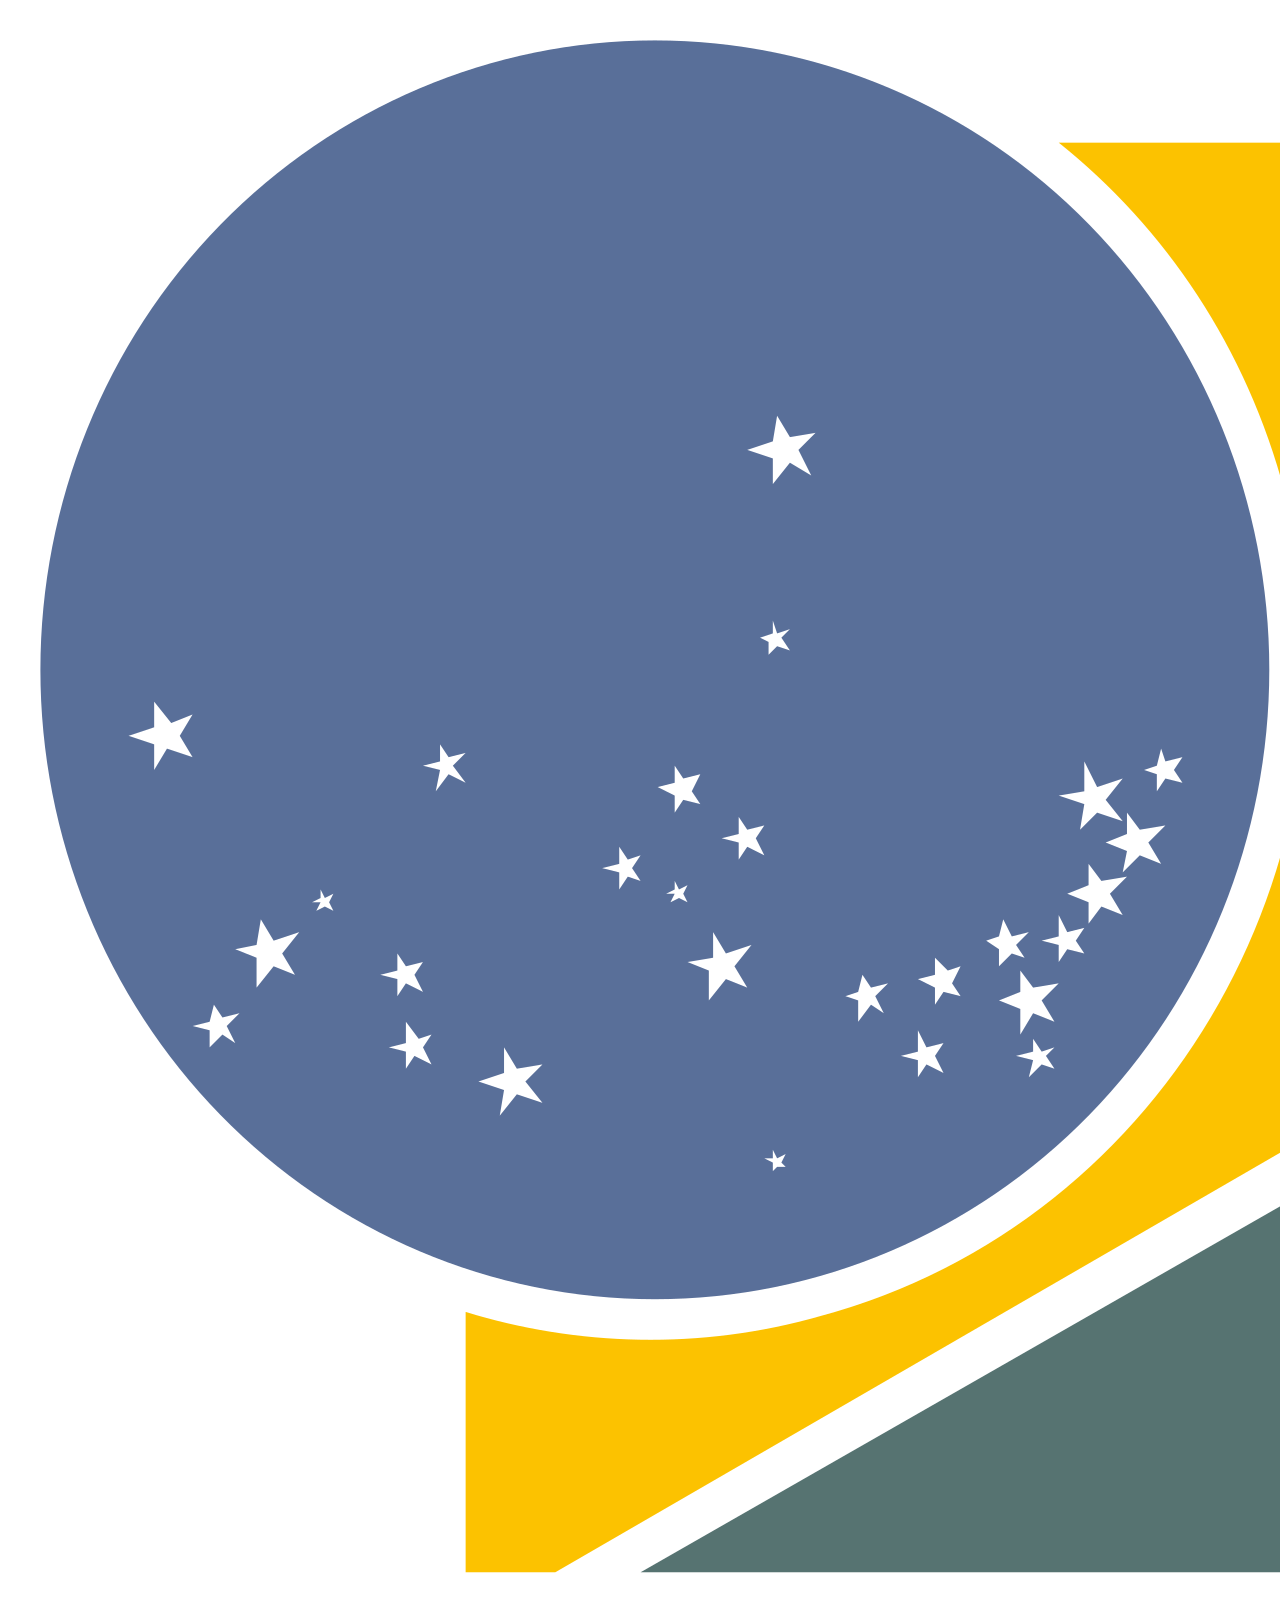
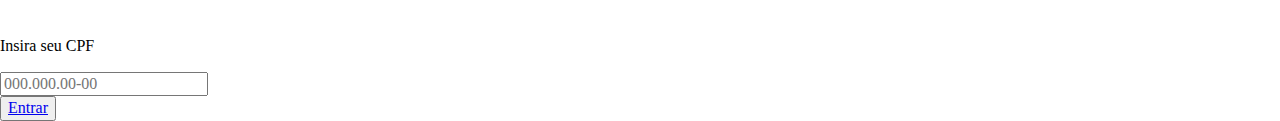
<file: index.html>
<!DOCTYPE html>
<html lang="pt-BR">
<head>
    <meta charset="UTF-8">
    <meta http-equiv="X-UA-Compatible" content="IE=edge">
    <meta name="viewport" content="width=device-width, initial-scale=1.0">
    <title>Bem vindo</title>

    <link href="https://fonts.googleapis.com/css2?family=Poppins:ital,wght@0,100;0,200;0,300;0,400;0,500;0,600;0,700;0,800;0,900;1,100;1,200;1,300;1,400;1,500;1,600;1,700;1,800;1,900&display=swap" rel="stylesheet"> 

    <link rel="stylesheet" href="css/normalize.css">
    <link rel="stylesheet" href="css/style.css">

</head>
<body>
    
    <img src="assets/image/index/tse-logo.png" alt="logo">

    <div class="container">
        <form action="">

            <p>Insira seu CPF</p>
            <input type="number" name="cpf" id="cpf" placeholder="000.000.00-00">

            <br>

            <button><a href="vereadores.html">Entrar</a></button>
        </form>
    </div>

</body>
</html>
</file>
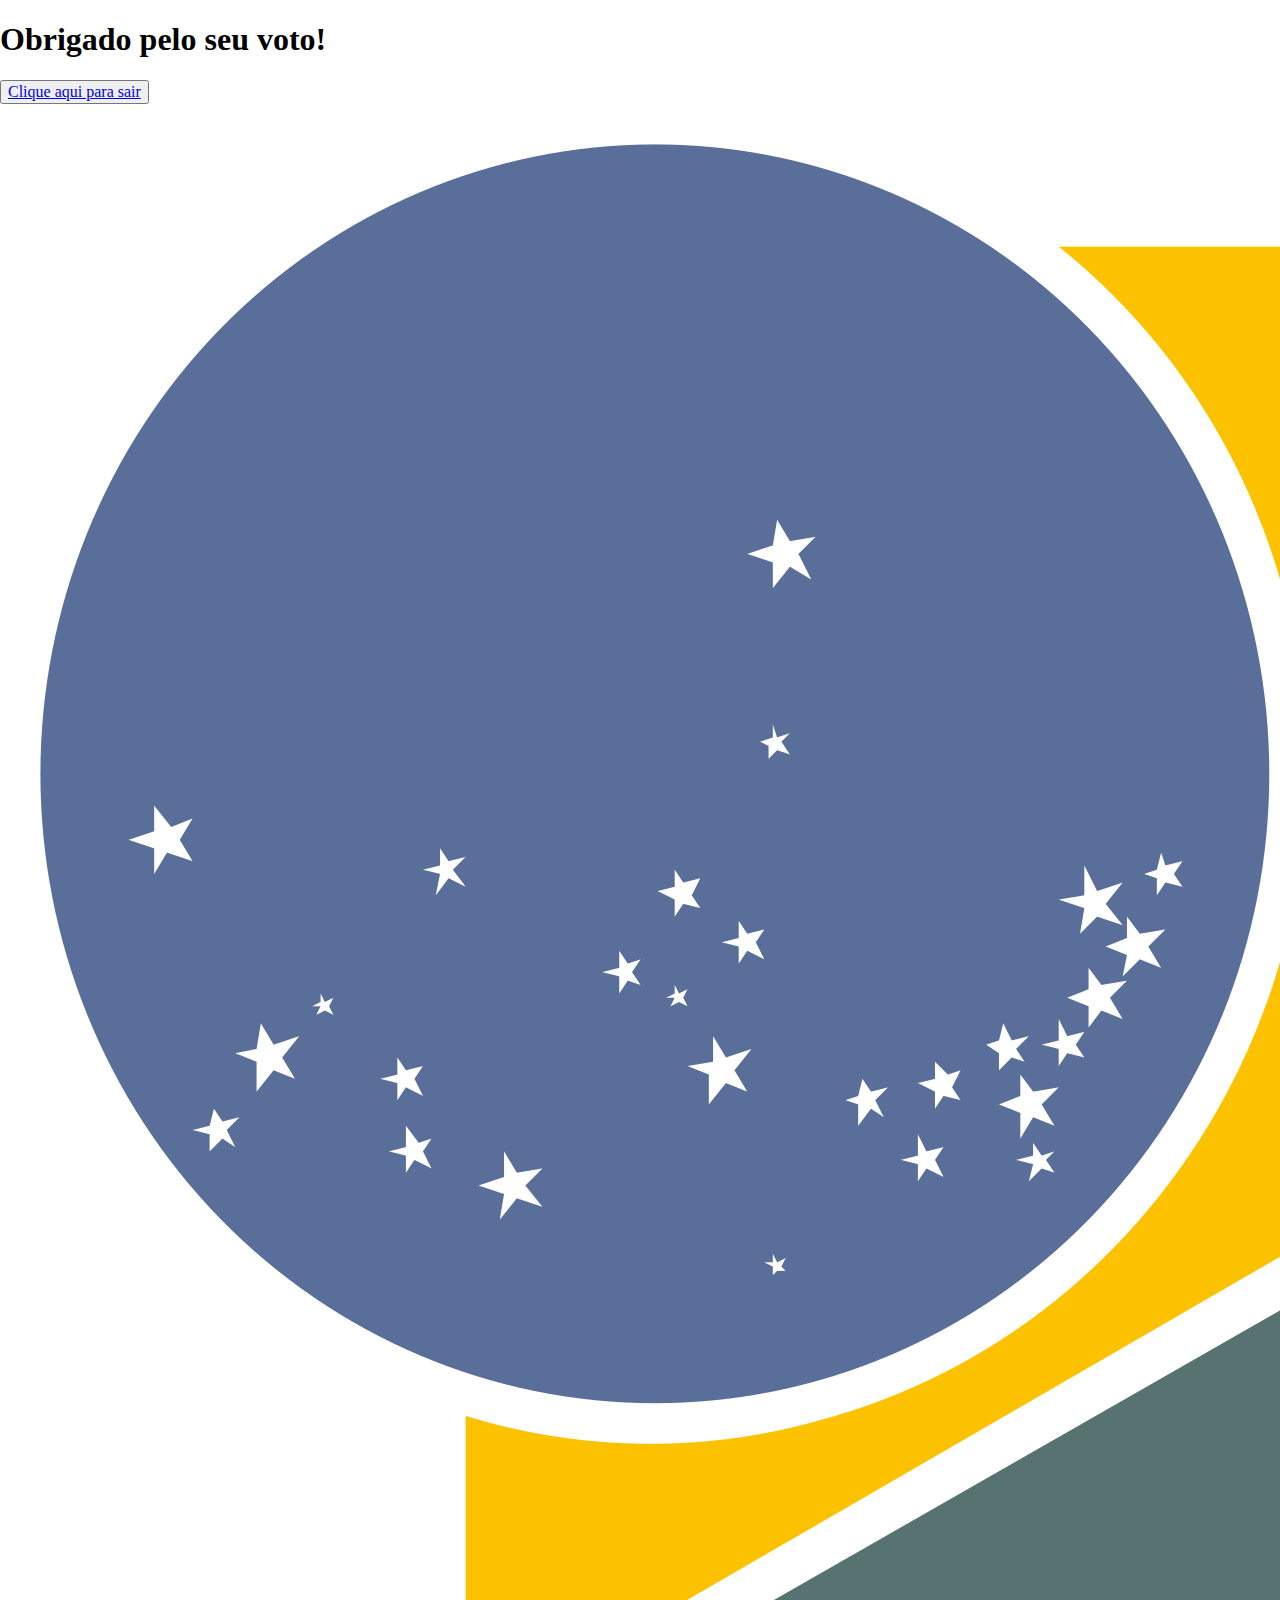
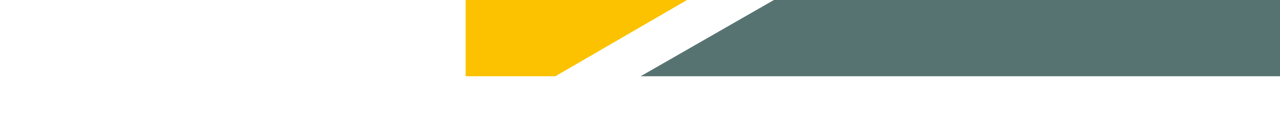
<file: obrigado.html>
<!DOCTYPE html>
<html lang="pt-BR">
<head>
    <meta charset="UTF-8">
    <meta http-equiv="X-UA-Compatible" content="IE=edge">
    <meta name="viewport" content="width=device-width, initial-scale=1.0">
    <title>Obrigado</title>

    <link href="https://fonts.googleapis.com/css2?family=Poppins:ital,wght@0,100;0,200;0,300;0,400;0,500;0,600;0,700;0,800;0,900;1,100;1,200;1,300;1,400;1,500;1,600;1,700;1,800;1,900&display=swap" rel="stylesheet"> 

    <link rel="stylesheet" href="css/normalize.css">
    <link rel="stylesheet" href="css/obrigado.css">

</head>
<body>
    
    <h1>Obrigado pelo seu voto!</h1>
    <button><a href="index.html">Clique aqui para sair</a></button>


    <img src="assets/image/index/tse-logo.png" alt="">

</body>
</html>
</file>
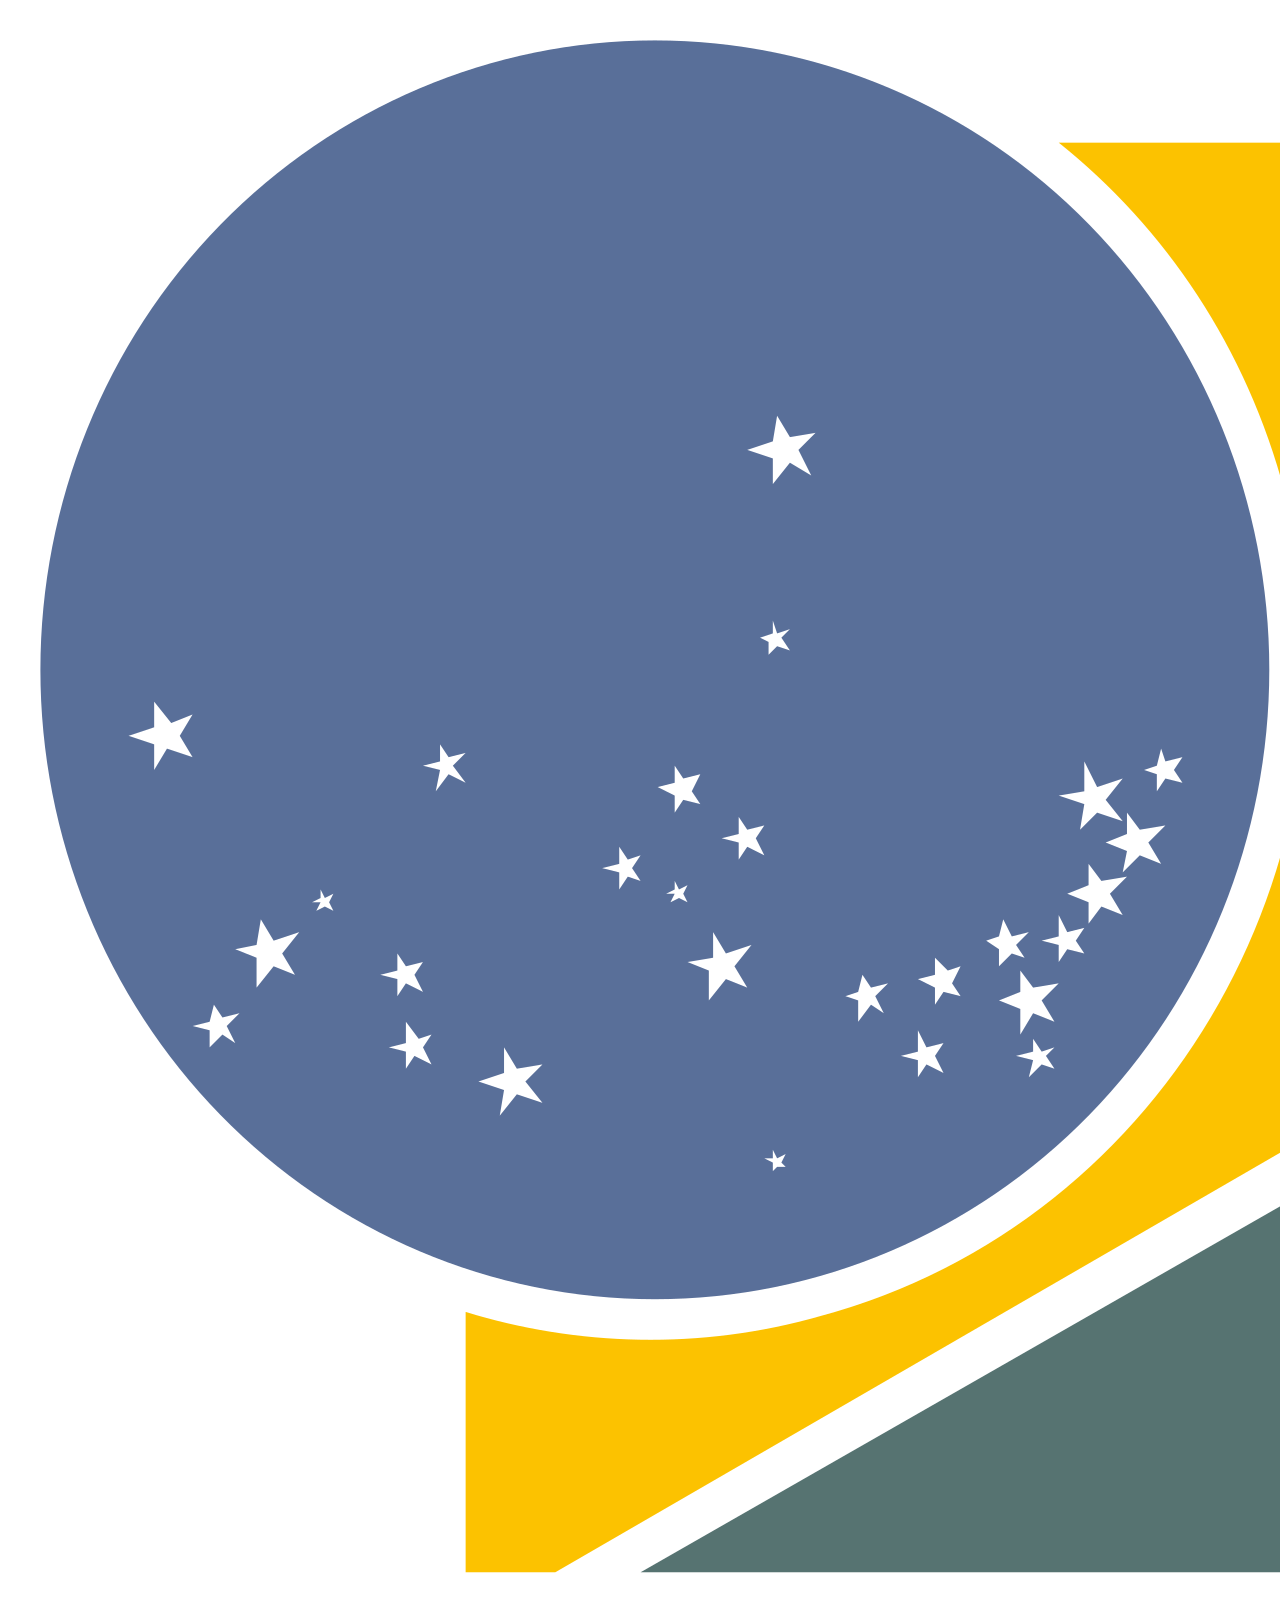
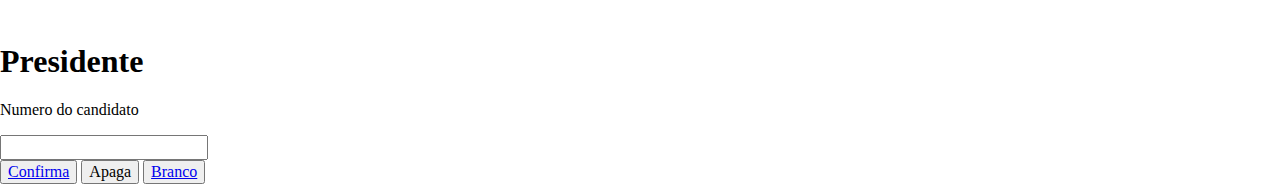
<file: urna.html>
<!DOCTYPE html>
<html lang="pt-BR">
<head>
    <meta charset="UTF-8">
    <meta http-equiv="X-UA-Compatible" content="IE=edge">
    <meta name="viewport" content="width=device-width, initial-scale=1.0">
    <title>Voto</title>

    <link href="https://fonts.googleapis.com/css2?family=Poppins:ital,wght@0,100;0,200;0,300;0,400;0,500;0,600;0,700;0,800;0,900;1,100;1,200;1,300;1,400;1,500;1,600;1,700;1,800;1,900&display=swap" rel="stylesheet"> 

    <link rel="stylesheet" href="css/normalize.css">
    <link rel="stylesheet" href="css/voto.css">

</head>
<body>
    
    <img src="assets/image/index/tse-logo.png" alt="logo">

    <h1>Presidente</h1>

    <div class="container">
        <form action="">

            <p>Numero do candidato</p>
            <input type="number" name="numero" id="numero">

        </form>

        <div class="containerButton">
            <button><a href="obrigado.html">Confirma</a></button>
            <button>Apaga</button>
            <button><a href="obrigado.html">Branco</a></button>
        </div>

    </div>

</body>
</html>
</file>
<file: css/style.css>
@media (max-width: 1000px)
{

    body{ 
        font-family: 'Poppins', sans-serif;
        display: flex;
        flex-direction: column;
        align-items: center;
        height: 100vh;
        width: 100vw;
    }

    body > img {
        width: 80%;
        margin-top: 4em;
    }

    .container{
        display: flex;
        flex-direction: column;
        align-items: center;
        width: 100%;
        height: 80%;
        background-color: #FDF4F5;
        margin-top: 5em;
        border-top-left-radius: 2em;
        border-top-right-radius: 2em;
    }


    .container > form {
        display: flex;
        flex-direction: column;
    }

    .container > form > input {
        height: 40px;
    }

    .container > form > p:nth-child(1) {
        margin-top: 4em;
    }


    button {
        width: 100px;
        height: 40px;
        margin-left: 35%;
        margin-top: 4em;
        border-radius: 10px;
        border: none;
        border: 1px solid #242424;
    }

    button  > a {
        text-decoration: none;
        color: #242424;
    }


}
</file>
<file: css/obrigado.css>
@media (max-width: 1000px) {
    
    body{ 
        display: flex;
        flex-direction: column;
        justify-content: center;
        font-family: 'Poppins', sans-serif;
        display: flex;
        flex-direction: column;
        align-items: center;
        height: 100vh;
        width: 100vw;
    }

    h1 {
        text-align: center;
    }

    button {
        width: 200px;
        height: 50px;
        background-color: #242424;
        border-radius: 10px;
        border: none;
        cursor: pointer;
    }

    button > a {
        text-decoration: none;
        color: #f5f5f5;
    }

    img {
        width: 50%;
        margin-top: 5em;
    }

}
</file>
<file: css/voto.css>
@media (max-width: 1000px) {

    body{ 
        font-family: 'Poppins', sans-serif;
        display: flex;
        flex-direction: column;
        align-items: center;
        height: 100vh;
        width: 100vw;
    }

    img {
        width: 60%;
        margin-top: 2em;
    }

    .container {
        display: flex;
        flex-direction: column;
        align-items: center;
        justify-content: center;
        width: 100%;
        height: 80%;
        background-color: #FDF4F5;
        border-top-left-radius: 2em;
        border-top-right-radius: 2em;
    }

    .containerButton {
        display: flex;
        align-items: center;
        flex-direction: column;
        width: 100%;
        height: 30%;
    }

    .containerButton  > button:nth-child(1) {
        margin-top: 2em;
        width: 200px;
        height: 40px;
        background-color: #2dff3f;
        border-radius: 10px;
        border: none;
        border: 1px solid #242424;
        cursor: pointer;

    }

    .containerButton  > button:nth-child(1) > a {
        text-decoration: none;
        color: #f5f5f5;
    }

    .containerButton  > button:nth-child(2) {
        margin-top: 1em;
        width: 200px;
        height: 40px;
        background-color: #ff2d2d;
        border-radius: 10px;
        border: none;
        border: 1px solid #242424;
        cursor: pointer;
        color: #f5f5f5;
    }

    .containerButton  > button:nth-child(3) {
        margin-top: 1em;
        width: 200px;
        height: 40px;
        background-color: #f5f5f5;
        border-radius: 10px;
        border: none;
        border: 1px solid #242424;
        cursor: pointer;
        color: #818181;
    }

    .containerButton  > button:nth-child(3) > a {
        text-decoration: none;
        color: #818181;
    }



    .votarPresidente {
        margin-top: 4em;
        width: 200px;
        height: 40px;
        background-color: #242424;
        border-radius: 10px;
    }

    .votarPresidente > a {
        text-decoration: none;
        color: #f5f5f5;
    }


}
</file>
